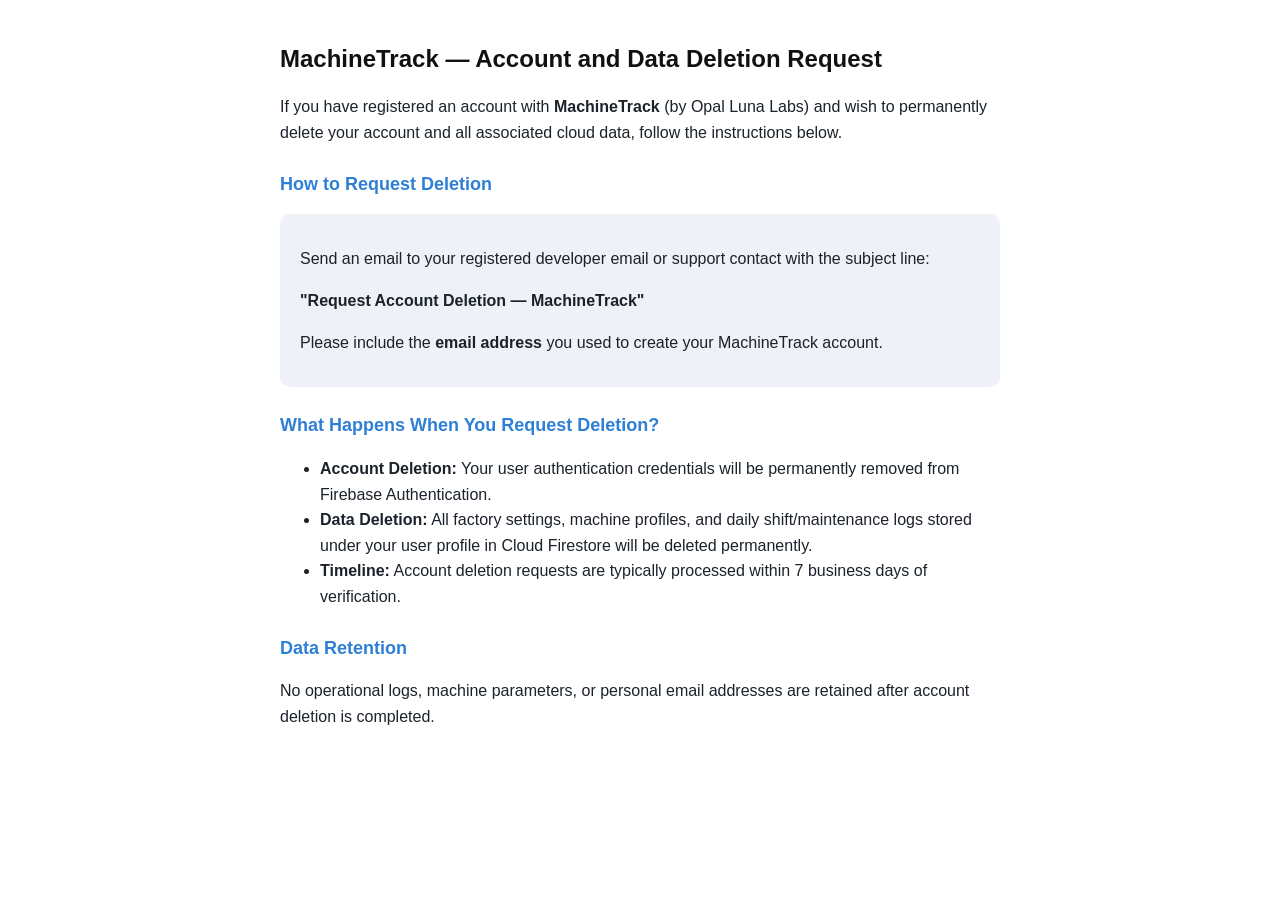
<file: delete-account.html>
<!DOCTYPE html>
<html lang="en">
<head>
  <meta charset="UTF-8">
  <meta name="viewport" content="width=device-width, initial-scale=1.0">
  <title>Account and Data Deletion — MachineTrack</title>
  <style>
    body { font-family: -apple-system, BlinkMacSystemFont, "Segoe UI", Roboto, sans-serif; line-height: 1.6; max-width: 720px; margin: 40px auto; padding: 0 20px; color: #1B222B; }
    h1 { color: #111; font-size: 24px; }
    h2 { color: #2E7FD6; font-size: 18px; margin-top: 24px; }
    .box { background: #EEF1F5; border-radius: 10px; padding: 16px 20px; margin: 16px 0; }
  </style>
</head>
<body>
  <h1>MachineTrack — Account and Data Deletion Request</h1>
  <p>If you have registered an account with <strong>MachineTrack</strong> (by Opal Luna Labs) and wish to permanently delete your account and all associated cloud data, follow the instructions below.</p>

  <h2>How to Request Deletion</h2>
  <div class="box">
    <p>Send an email to your registered developer email or support contact with the subject line:</p>
    <p><strong>"Request Account Deletion — MachineTrack"</strong></p>
    <p>Please include the <strong>email address</strong> you used to create your MachineTrack account.</p>
  </div>

  <h2>What Happens When You Request Deletion?</h2>
  <ul>
    <li><strong>Account Deletion:</strong> Your user authentication credentials will be permanently removed from Firebase Authentication.</li>
    <li><strong>Data Deletion:</strong> All factory settings, machine profiles, and daily shift/maintenance logs stored under your user profile in Cloud Firestore will be deleted permanently.</li>
    <li><strong>Timeline:</strong> Account deletion requests are typically processed within 7 business days of verification.</li>
  </ul>

  <h2>Data Retention</h2>
  <p>No operational logs, machine parameters, or personal email addresses are retained after account deletion is completed.</p>
</body>
</html>
</file>
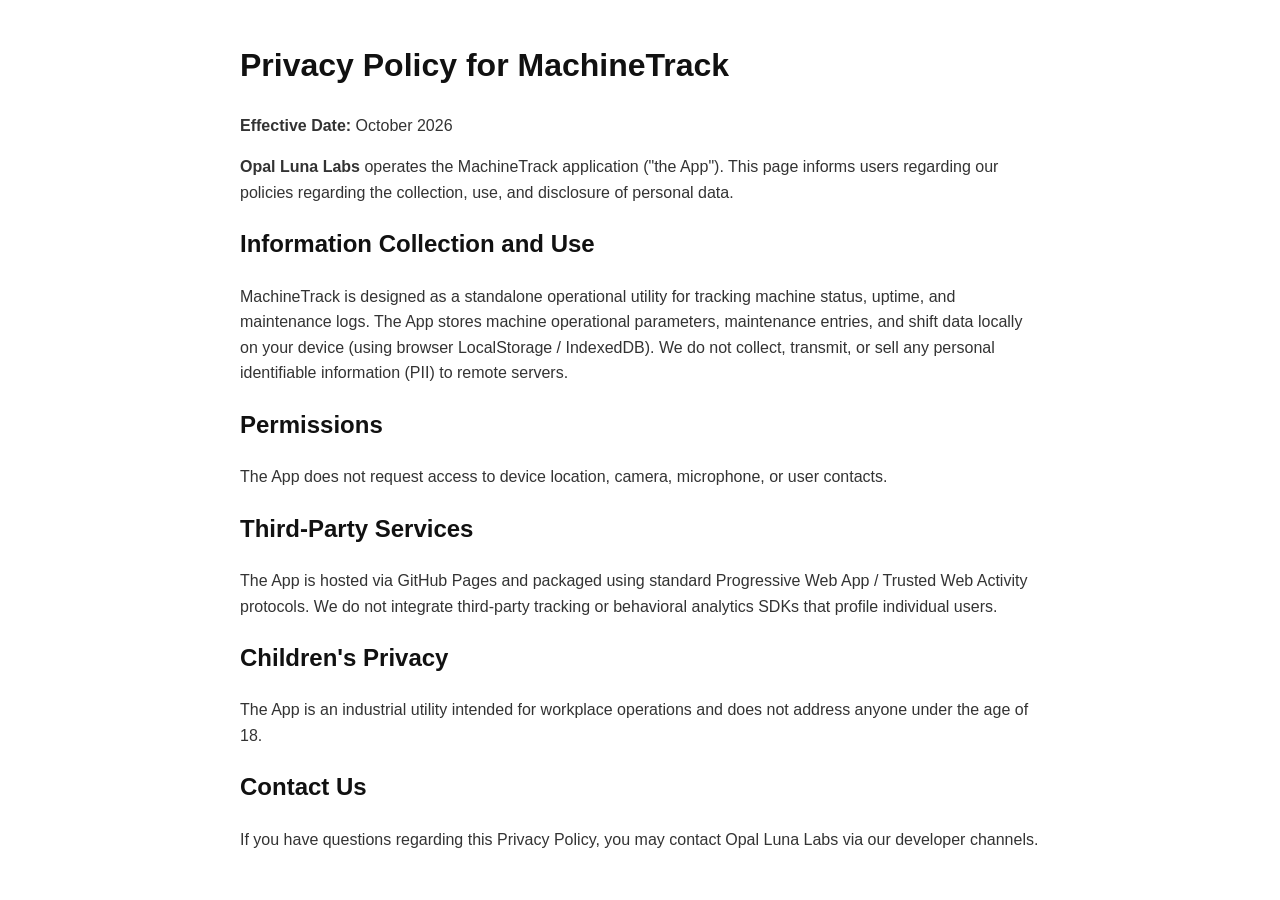
<file: privacy.html>
<!DOCTYPE html>
<html lang="en">
<head>
  <meta charset="UTF-8">
  <meta name="viewport" content="width=device-width, initial-scale=1.0">
  <title>Privacy Policy - MachineTrack</title>
  <style>
    body { font-family: -apple-system, BlinkMacSystemFont, "Segoe UI", Roboto, sans-serif; line-height: 1.6; max-width: 800px; margin: 40px auto; padding: 0 20px; color: #333; }
    h1, h2 { color: #111; }
  </style>
</head>
<body>
  <h1>Privacy Policy for MachineTrack</h1>
  <p><strong>Effective Date:</strong> October 2026</p>
  <p><strong>Opal Luna Labs</strong> operates the MachineTrack application ("the App"). This page informs users regarding our policies regarding the collection, use, and disclosure of personal data.</p>

  <h2>Information Collection and Use</h2>
  <p>MachineTrack is designed as a standalone operational utility for tracking machine status, uptime, and maintenance logs. The App stores machine operational parameters, maintenance entries, and shift data locally on your device (using browser LocalStorage / IndexedDB). We do not collect, transmit, or sell any personal identifiable information (PII) to remote servers.</p>

  <h2>Permissions</h2>
  <p>The App does not request access to device location, camera, microphone, or user contacts.</p>

  <h2>Third-Party Services</h2>
  <p>The App is hosted via GitHub Pages and packaged using standard Progressive Web App / Trusted Web Activity protocols. We do not integrate third-party tracking or behavioral analytics SDKs that profile individual users.</p>

  <h2>Children's Privacy</h2>
  <p>The App is an industrial utility intended for workplace operations and does not address anyone under the age of 18.</p>

  <h2>Contact Us</h2>
  <p>If you have questions regarding this Privacy Policy, you may contact Opal Luna Labs via our developer channels.</p>
</body>
</html>
</file>
